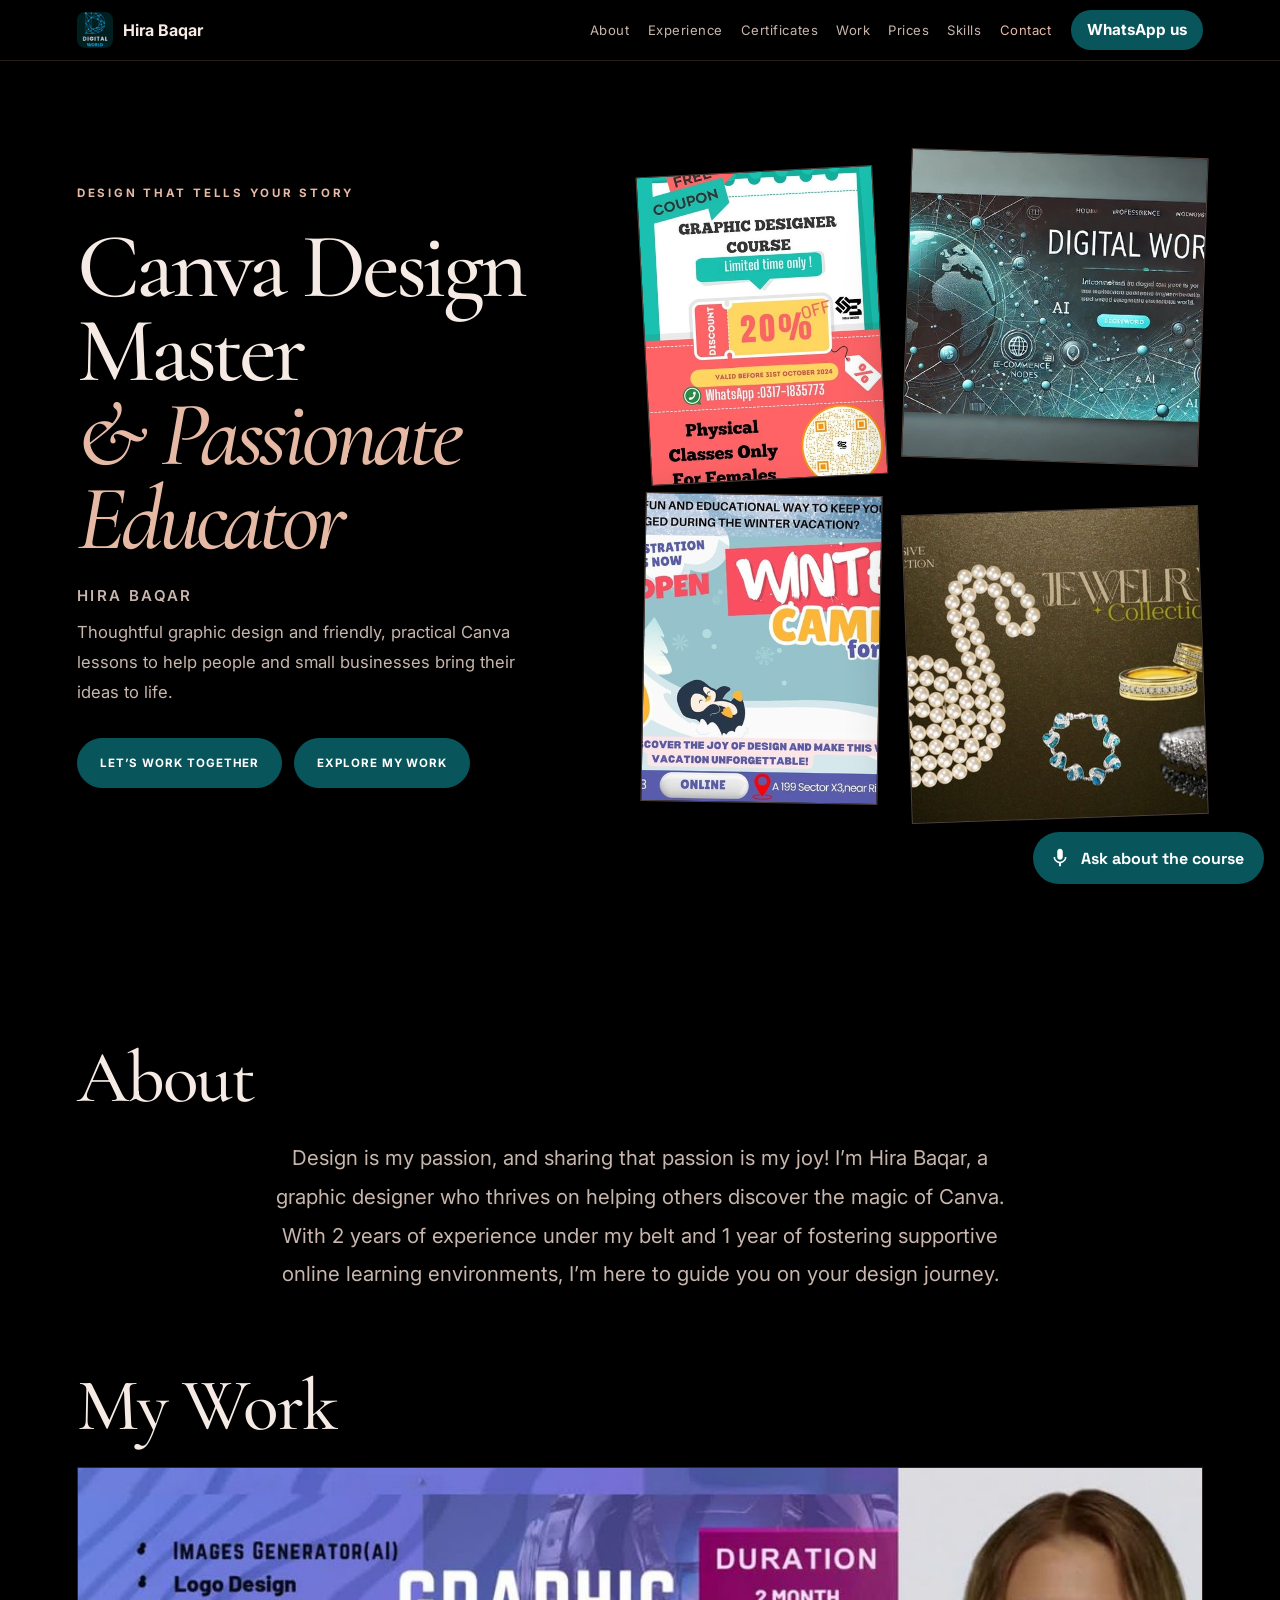
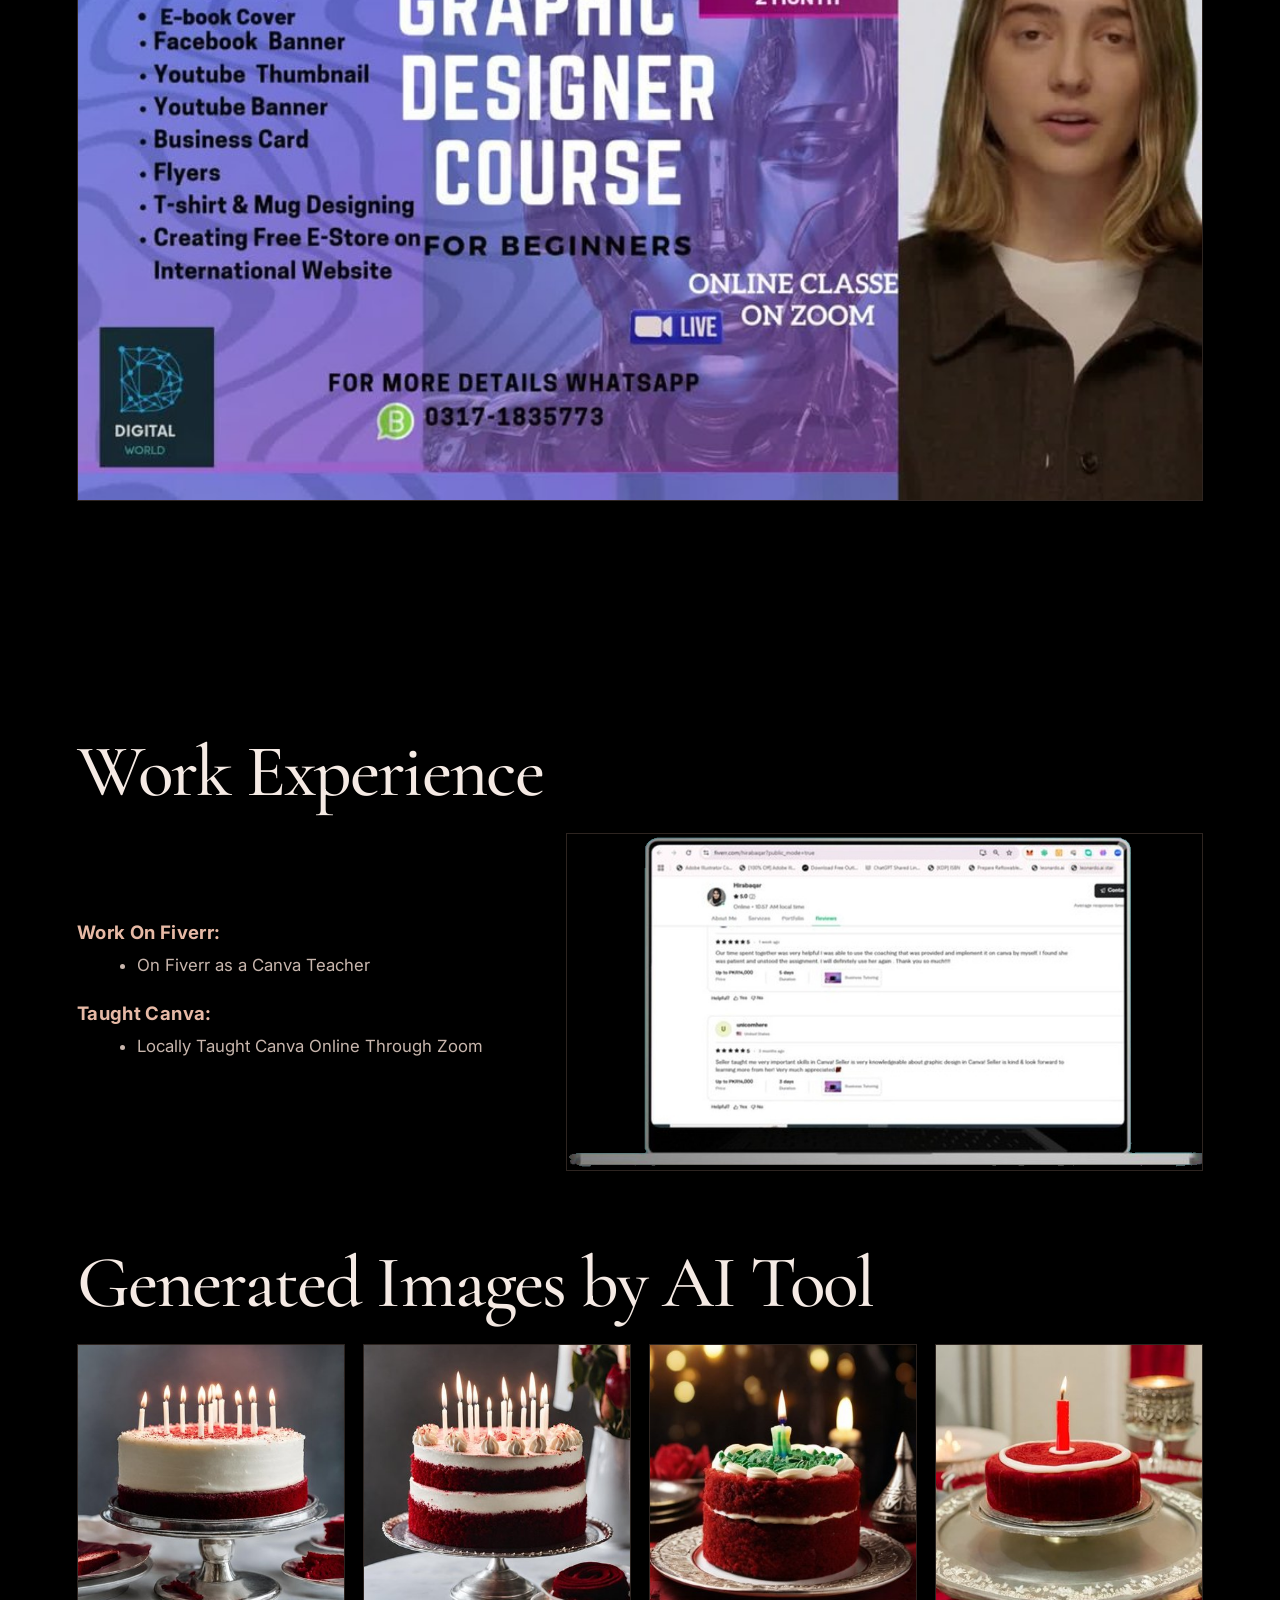
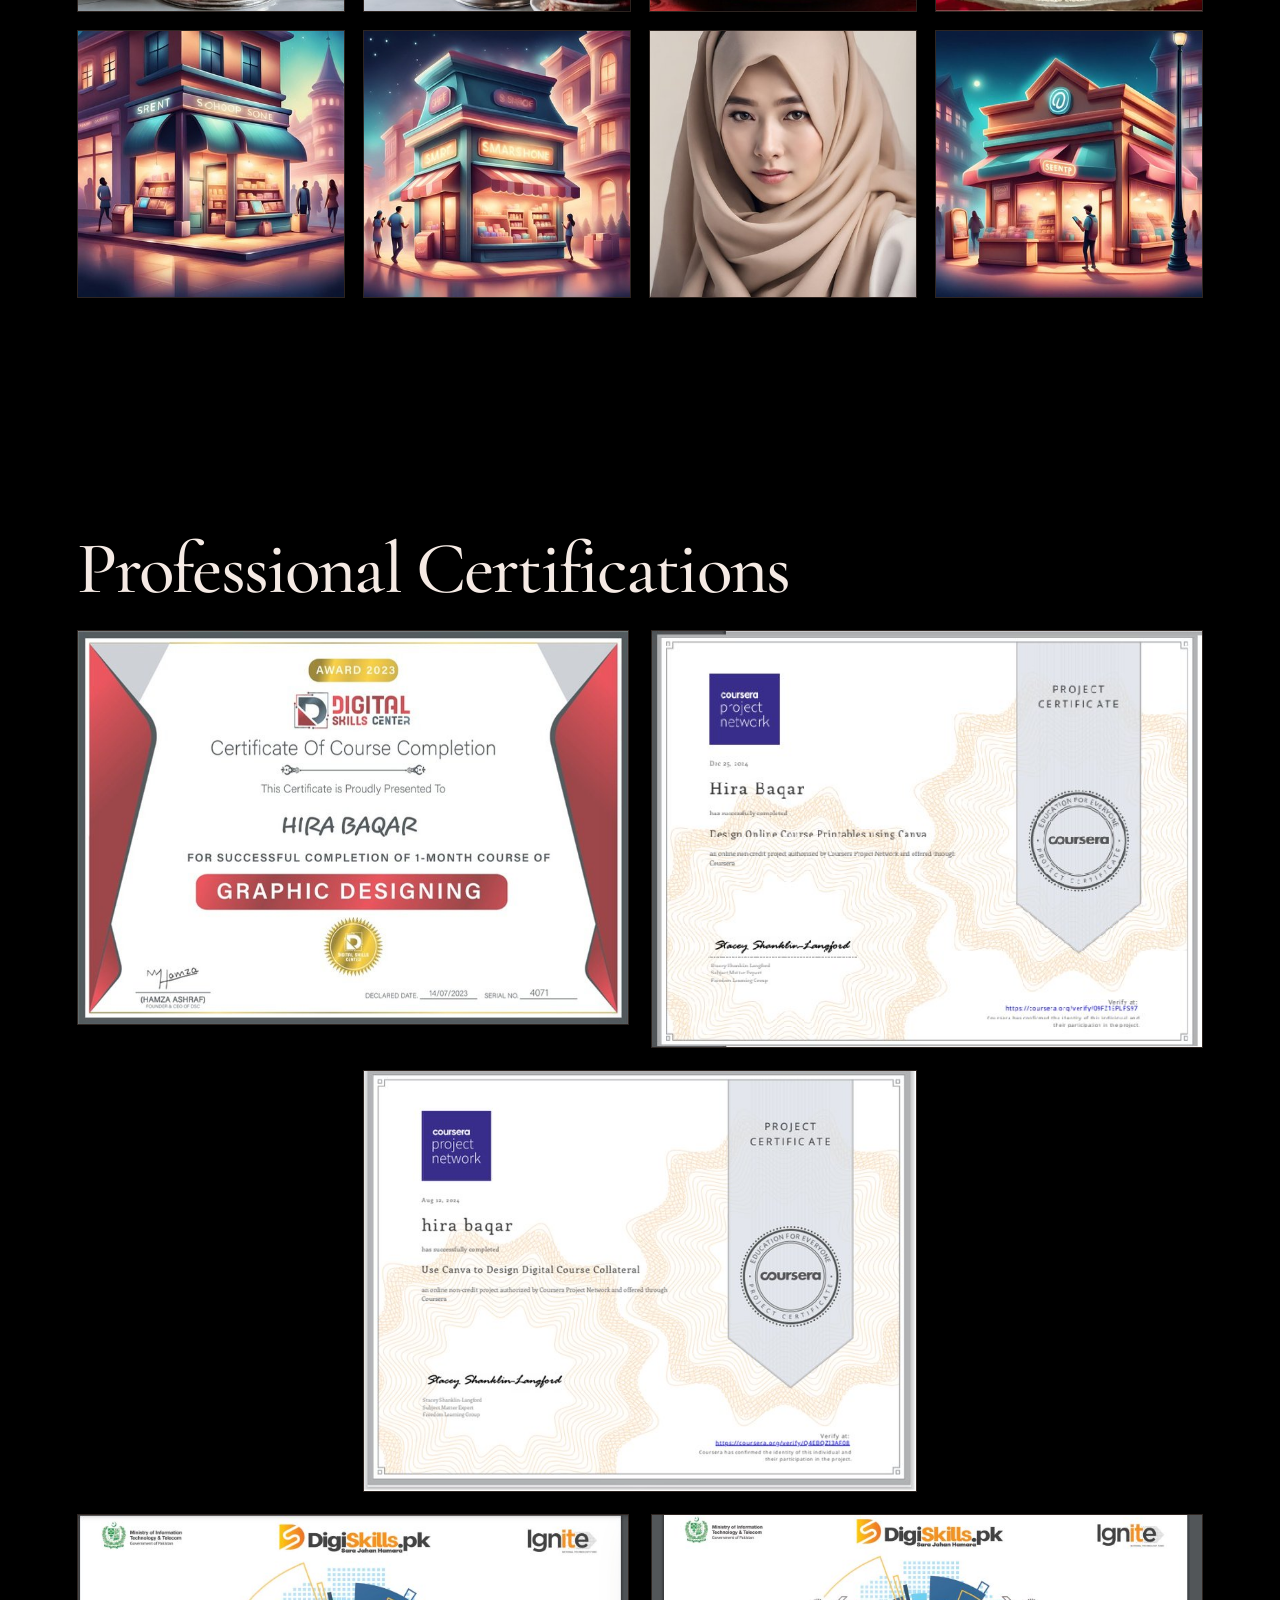
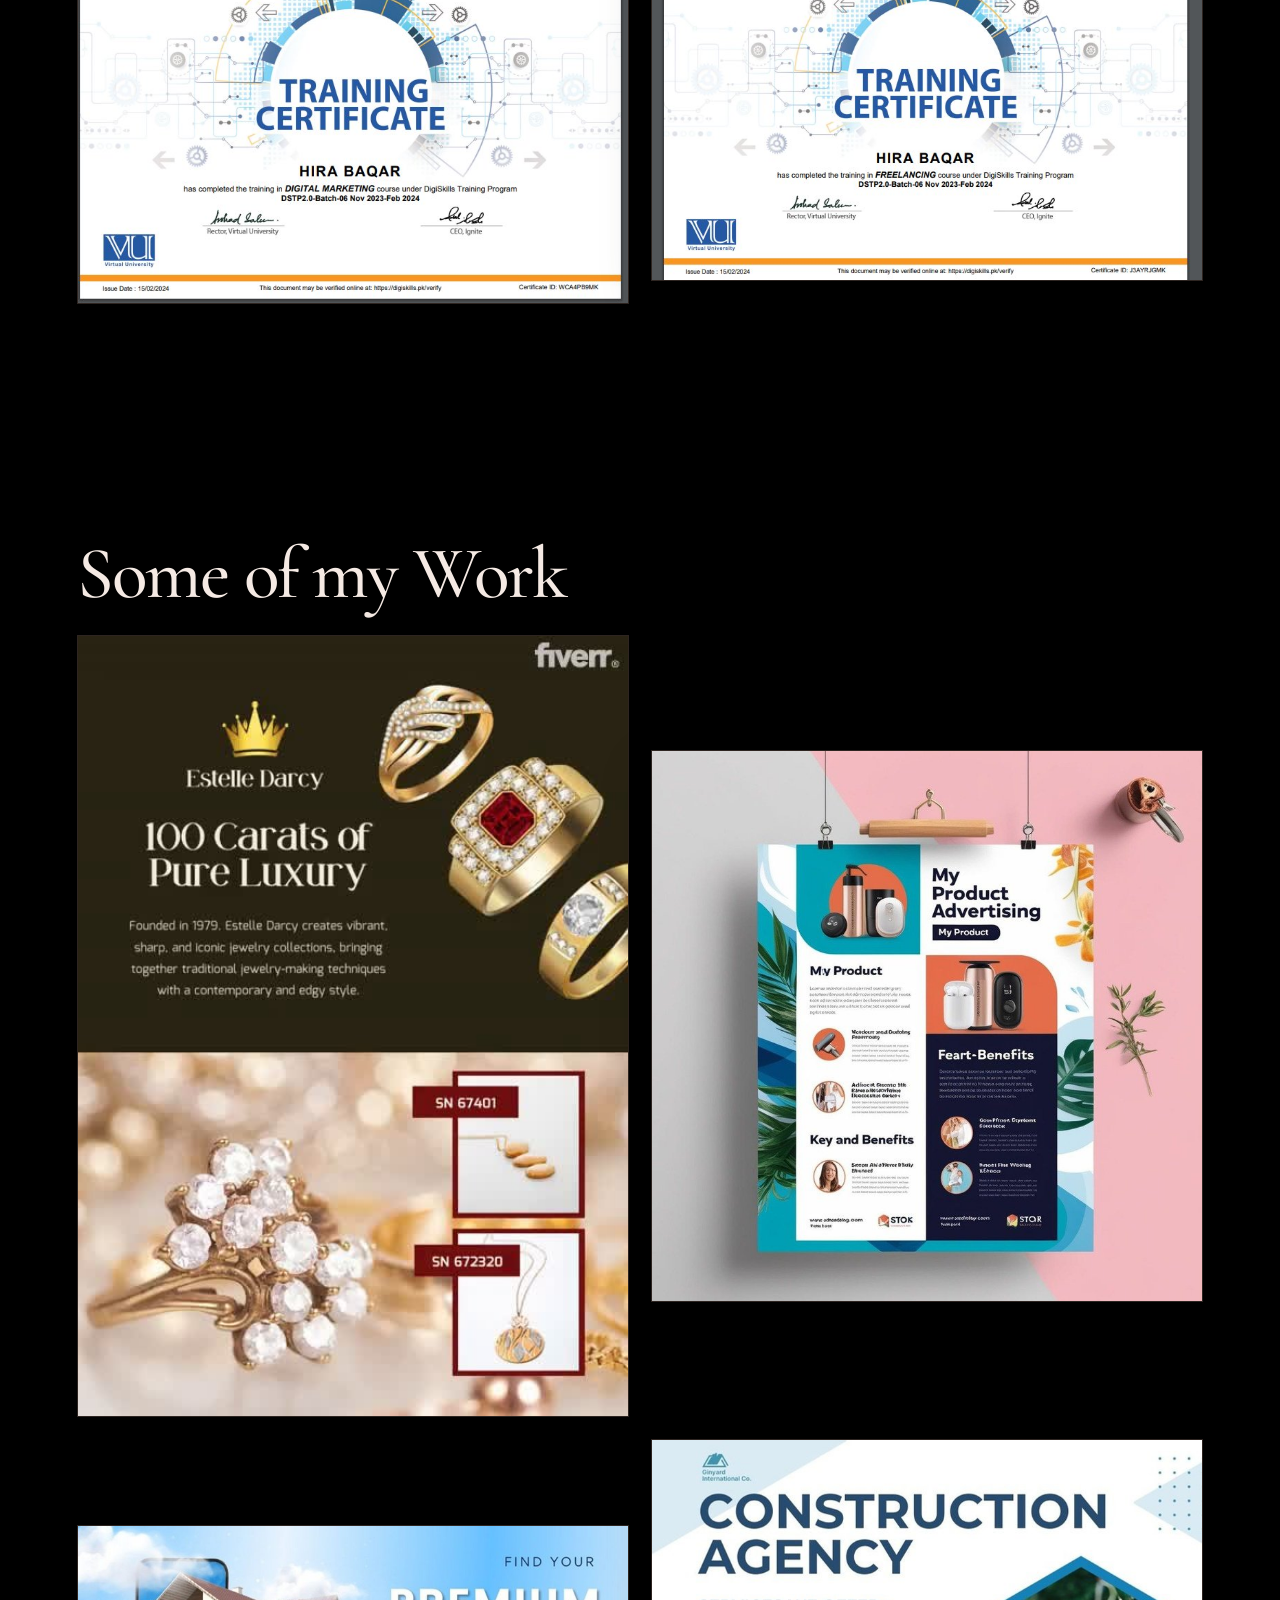
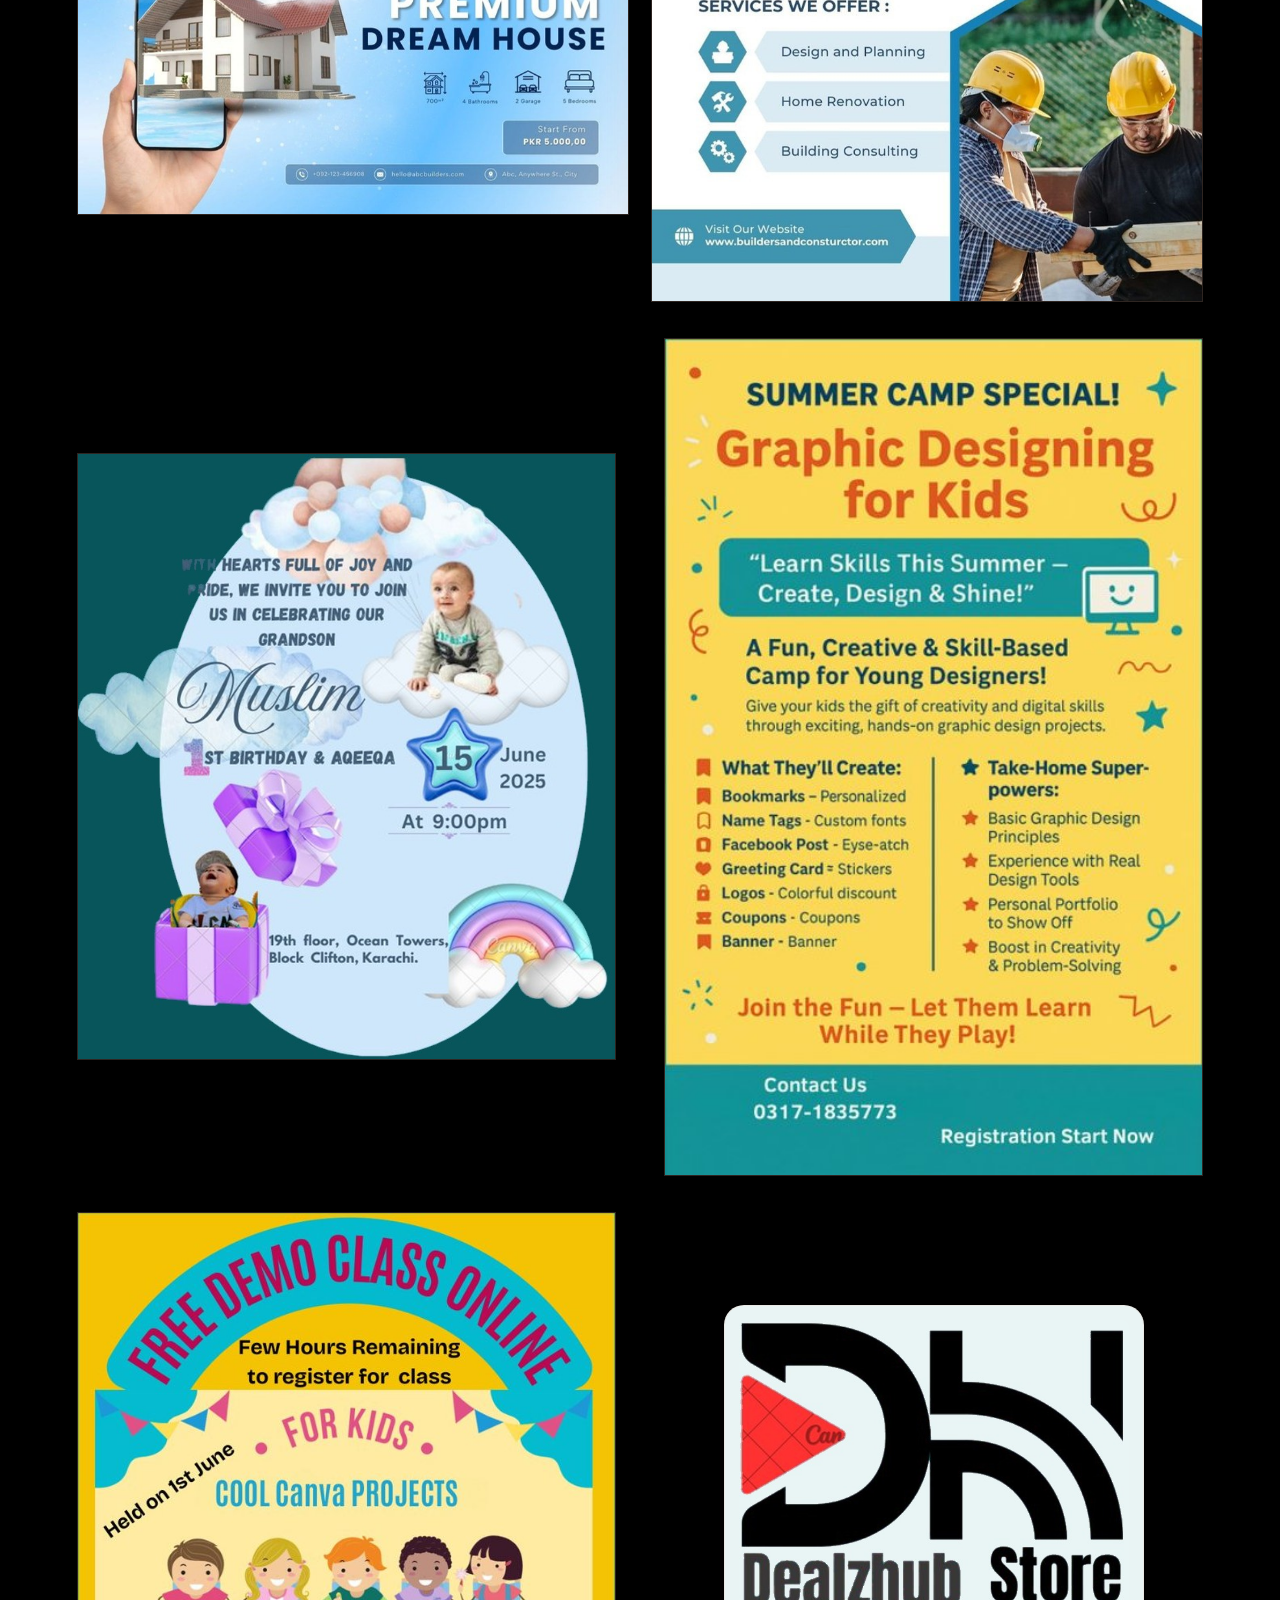
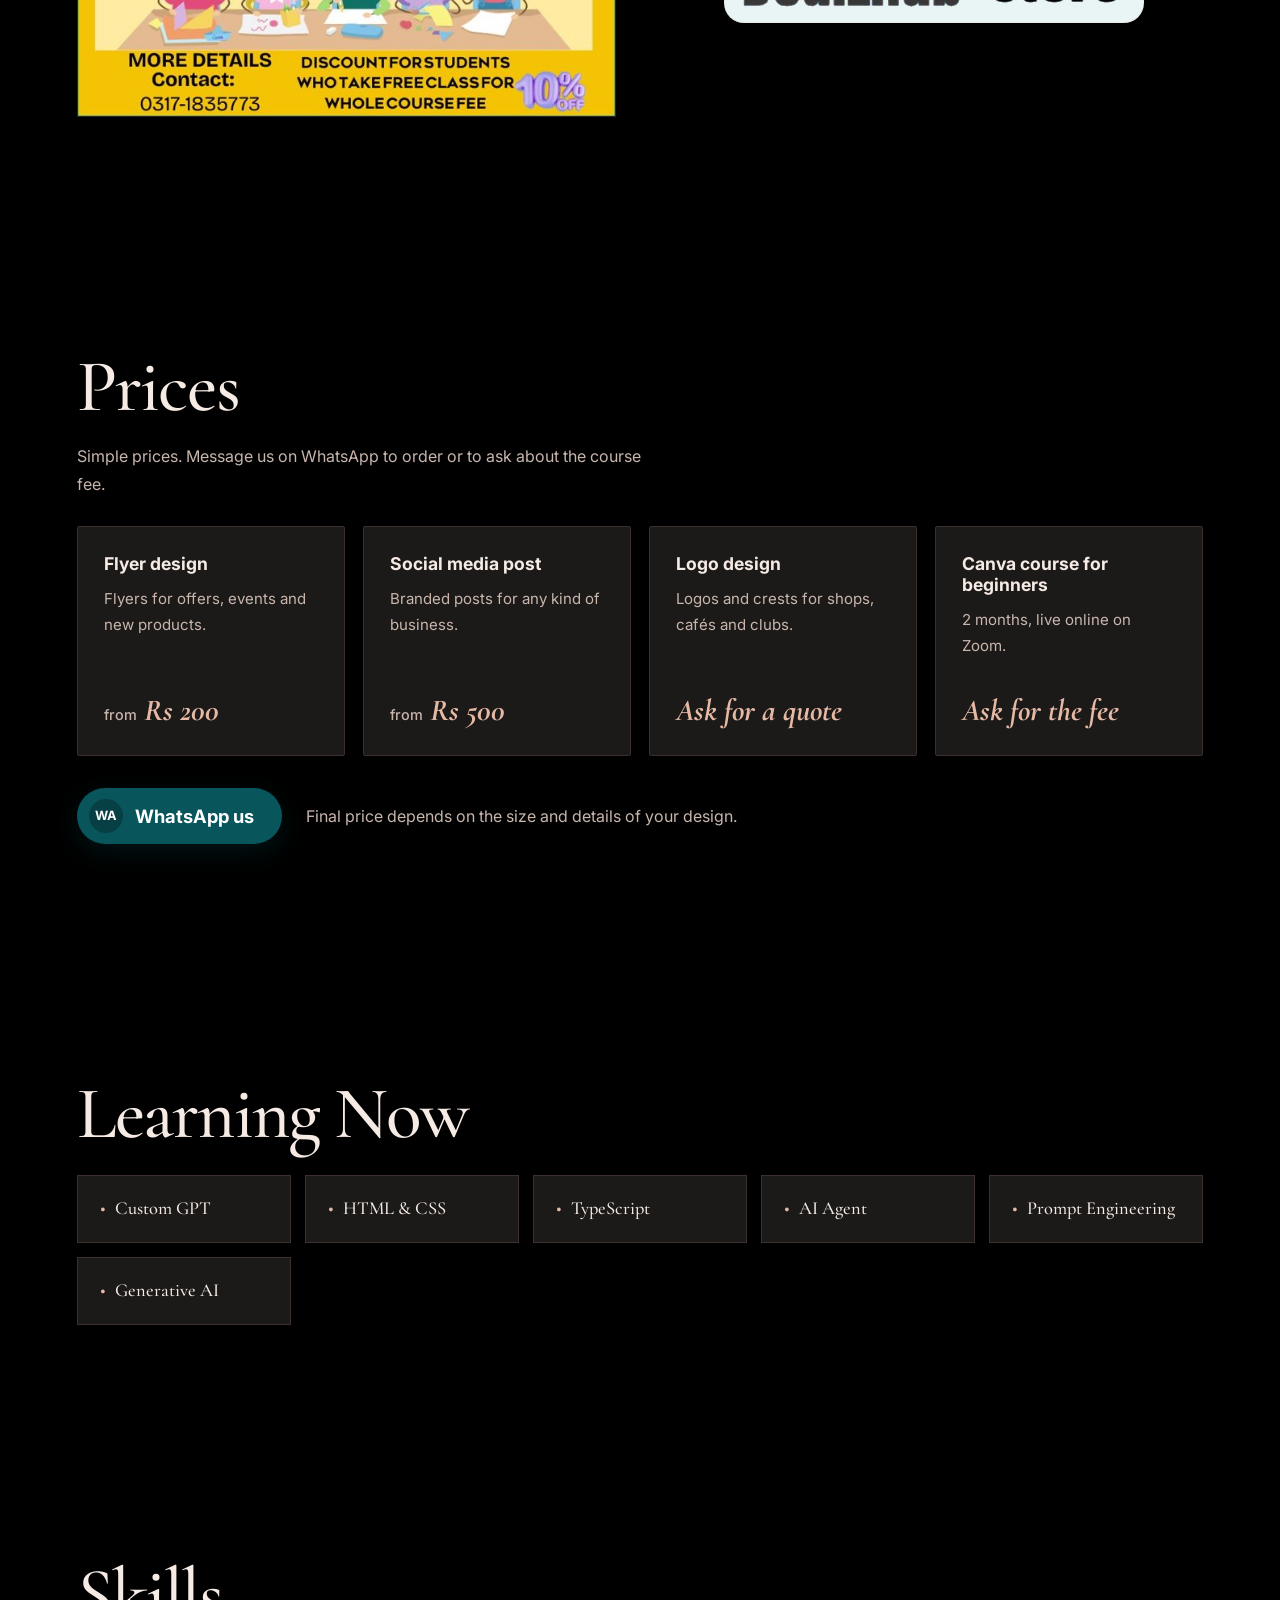
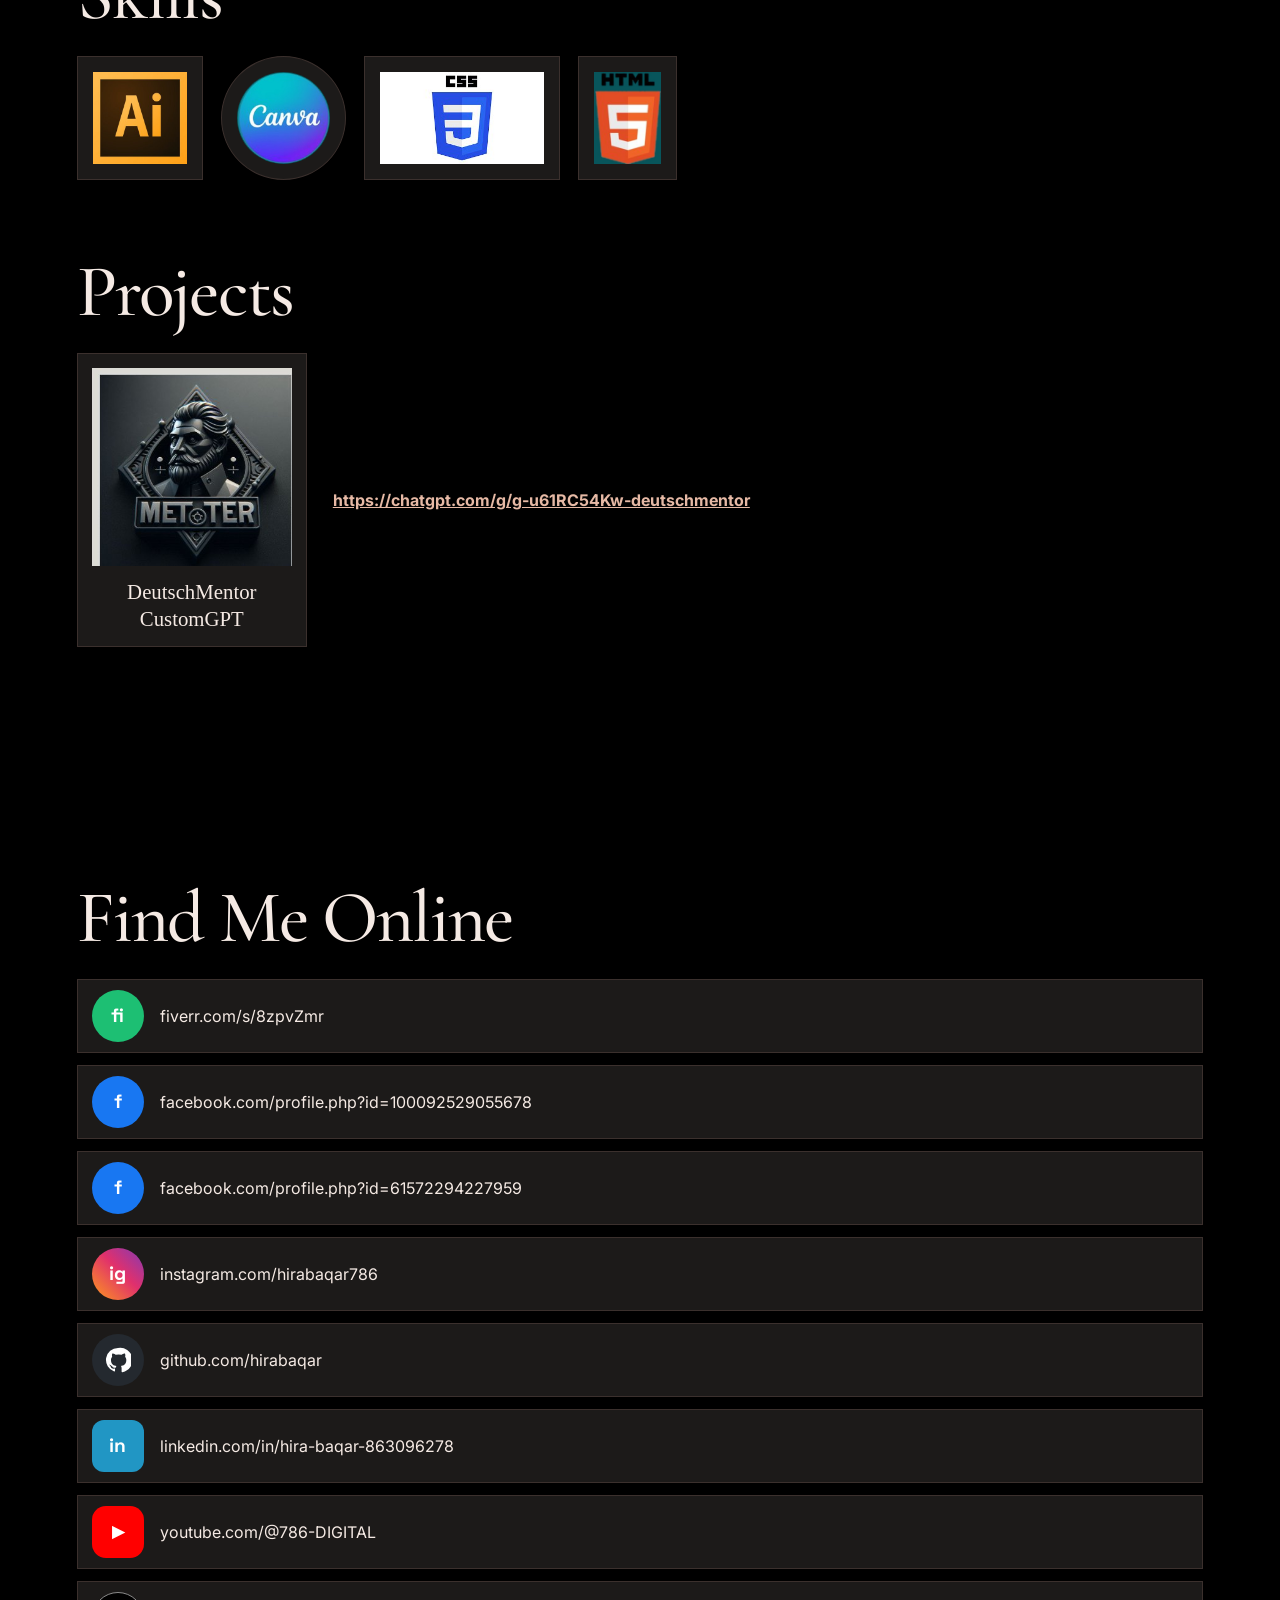
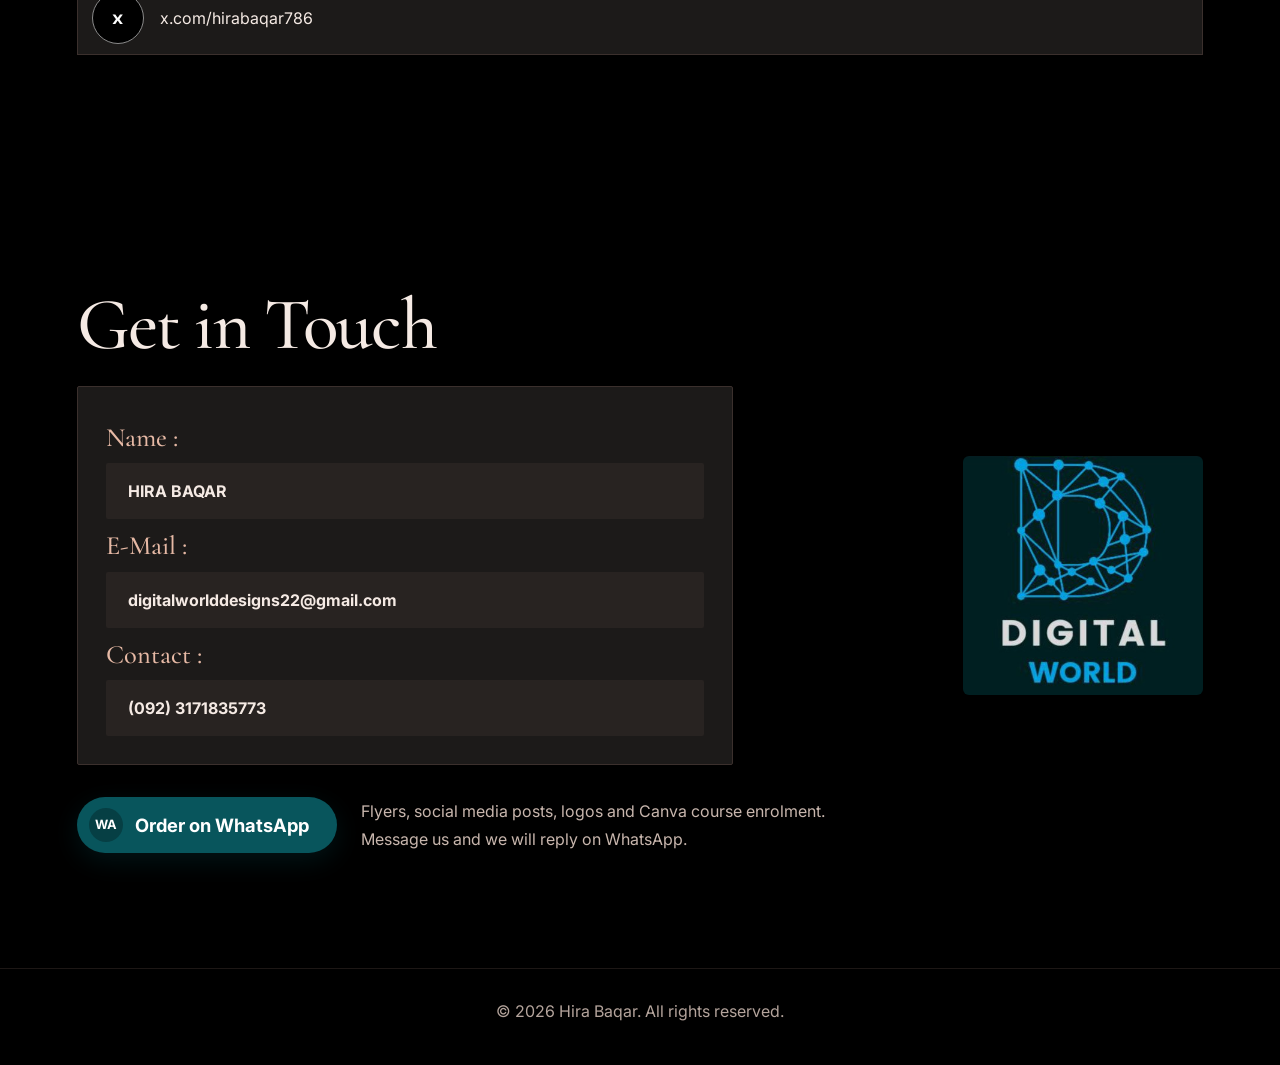
<file: index.html>
<!DOCTYPE html>
<html lang="en">
<head>
<meta charset="utf-8">
<meta name="viewport" content="width=device-width, initial-scale=1, viewport-fit=cover">
<title>Hira Baqar | Canva Design Master &amp; Passionate Educator</title>
<meta name="description" content="Hira Baqar is a graphic designer and Canva educator. See her work, certificates, courses and how to get in touch.">
<meta name="theme-color" content="#000000">
<link rel="icon" type="image/png" href="favicon.png">
<link rel="apple-touch-icon" href="apple-touch-icon.png">
<meta property="og:type" content="website">
<meta property="og:title" content="Hira Baqar | Canva Design Master &amp; Passionate Educator">
<meta property="og:description" content="Graphic design work, Canva courses, certificates and contact details.">
<meta name="twitter:card" content="summary">
<link rel="preconnect" href="https://fonts.googleapis.com">
<link rel="preconnect" href="https://fonts.gstatic.com" crossorigin>
<link href="https://fonts.googleapis.com/css2?family=Cormorant+Garamond:wght@400;500;600;700&family=Inter:wght@400;500;600;700&family=Space+Grotesk:wght@500;700&display=swap" rel="stylesheet">
<link rel="stylesheet" href="style.css?v=9">
<link rel="stylesheet" href="voice-agent.css?v=9">
<script src="script.js" defer></script>
<script src="voice-agent.js?v=7" defer></script>
</head>
<body>
<div class="bg-ai" aria-hidden="true"><span>AI</span><span>&lt;/&gt;</span><span>{ }</span><span>0101</span><span>LLM</span><span>&#10022;</span></div>

<header class="topbar">
  <a class="brand" href="#top"><img src="images/logo.jpg" width="400" height="399" alt="Digital World logo">Hira Baqar</a>
  <button class="nav-toggle" type="button" aria-label="Open menu" aria-expanded="false" aria-controls="menu"><span></span><span></span><span></span></button>
  <a class="top-wa" href="https://wa.me/923171835773?text=Hello%20Hira%2C%20I%20would%20like%20to%20ask%20about%20your%20services." target="_blank" rel="noopener">WhatsApp us</a>
  <nav id="menu" aria-label="Main">
    <a href="#about">About</a><a href="#experience">Experience</a><a href="#certificates">Certificates</a><a href="#work">Work</a><a href="#prices">Prices</a><a href="#skills">Skills</a><a href="#contact">Contact</a>
  </nav>
</header>

<main id="top">

<!-- 1. Cover -->
<section class="cover">
  <div class="cover-copy">
    <p class="eyebrow">DESIGN THAT TELLS YOUR STORY</p>
    <h1>Canva Design Master<br><span>&amp; Passionate Educator</span></h1>
    <p class="name">Hira Baqar</p>
    <p class="hero-description">Thoughtful graphic design and friendly, practical Canva lessons to help people and small businesses bring their ideas to life.</p>
    <div class="cover-actions">
      <a class="button" href="#contact">LET’S WORK TOGETHER</a>
      <a class="button button-outline" href="#work">EXPLORE MY WORK</a>
    </div>
  </div>
  <div class="collage">
    <figure class="c-coupon"><img src="images/coupon.jpg" width="452" height="640" alt="Free coupon for the Graphic Designer Course, 20% off"></figure>
    <figure class="c-banner"><img src="images/digital-world.jpg" width="800" height="457" alt="Digital World website banner"></figure>
    <figure class="c-winter"><img src="images/winter-camp.jpg" width="720" height="509" alt="Winter Camp for kids poster, Basic Graphic Course"></figure>
    <figure class="c-jewel"><img src="images/jewelry-collection.jpg" width="800" height="450" alt="Jewelry collection ad with pearls, rings and bracelets"></figure>
  </div>
</section>

<!-- 2. About + My Work -->
<section id="about">
  <h2>About</h2>
  <p class="about-text">Design is my passion, and sharing that passion is my joy! I’m Hira Baqar, a graphic designer who thrives on helping others discover the magic of Canva. With 2 years of experience under my belt and 1 year of fostering supportive online learning environments, I’m here to guide you on your design journey.</p>
  <h2>My Work</h2>
  <figure class="wide"><img src="images/course-poster.jpg" width="1000" height="562" alt="Graphic Designer Course for Beginners poster: 2 months, online classes on Zoom"></figure>
</section>

<!-- 3. Work experience + AI images -->
<section id="experience">
  <h2>Work Experience</h2>
  <div class="exp">
    <div>
      <h3>Work On Fiverr:</h3>
      <ul><li>On Fiverr as a Canva Teacher</li></ul>
      <h3>Taught Canva:</h3>
      <ul><li>Locally Taught Canva Online Through Zoom</li></ul>
    </div>
    <figure><img src="images/fiverr-laptop.png" width="645" height="342" alt="Fiverr profile on a laptop with 5.0 rating and client reviews"></figure>
  </div>
  <h2>Generated Images by AI&nbsp;Tool</h2>
  <div class="grid4">
    <img src="images/ai-cake-1.jpg" width="400" height="400" alt="AI image: red velvet cake with candles on a silver stand" loading="lazy">
    <img src="images/ai-cake-2.jpg" width="400" height="400" alt="AI image: layered red velvet cake with candles" loading="lazy">
    <img src="images/ai-cake-3.jpg" width="369" height="480" alt="AI image: small red velvet cake with green candle" loading="lazy">
    <img src="images/ai-cake-4.jpg" width="446" height="341" alt="AI image: red velvet cake with a single red candle" loading="lazy">
    <img src="images/ai-shop-1.jpg" width="400" height="400" alt="AI illustration: shop with a teal awning at night" loading="lazy">
    <img src="images/ai-shop-2.jpg" width="400" height="400" alt="AI illustration: colourful corner shop" loading="lazy">
    <img src="images/ai-portrait.jpg" width="400" height="400" alt="AI portrait of a woman in a beige hijab" loading="lazy">
    <img src="images/ai-shop-3.jpg" width="400" height="400" alt="AI illustration: orange shop with street lamp" loading="lazy">
  </div>
</section>

<!-- 4. Certifications -->
<section id="certificates">
  <h2>Professional Certifications</h2>
  <div class="certs">
    <img src="images/cert-graphic-designing.jpg" width="800" height="572" alt="Digital Skills Center certificate: Graphic Designing, 1-month course" loading="lazy">
    <img src="images/cert-coursera-printables.jpg" width="633" height="479" alt="Coursera Project Network certificate: Design Online Course Printables using Canva" loading="lazy">
    <img class="center" src="images/cert-coursera-collateral.jpg" width="720" height="548" alt="Coursera Project Network certificate: Use Canva to Design Digital Course Collateral" loading="lazy">
    <img src="images/cert-digiskills-marketing.jpg" width="760" height="536" alt="DigiSkills.pk training certificate: Digital Marketing" loading="lazy">
    <img src="images/cert-digiskills-freelancing.jpg" width="785" height="521" alt="DigiSkills.pk training certificate: Freelancing" loading="lazy">
  </div>
</section>

<!-- 5. Some of my work -->
<section id="work">
  <h2>Some of my Work</h2>
  <div class="samples">
    <img class="s-jewel" src="images/work-jewelry.jpg" width="508" height="720" alt="Luxury jewelry ad: 100 Carats of Pure Luxury" loading="lazy">
    <img class="s-product" src="images/work-product.jpg" width="800" height="800" alt="Product advertising flyer with key benefits" loading="lazy">
    <img class="s-house" src="images/work-dream-house.jpg" width="800" height="418" alt="Premium Dream House real estate banner" loading="lazy">
    <img class="s-build" src="images/work-construction.jpg" width="800" height="670" alt="Construction agency social media post" loading="lazy">
  </div>

  <div class="pair">
    <img src="images/invitation.jpg" width="580" height="653" alt="Sample design: 1st birthday and Aqeeqa invitation" loading="lazy">
    <img src="images/summer-camp.jpg" width="464" height="722" alt="Summer Camp Special: Graphic Designing for Kids flyer" loading="lazy">
  </div>

  <div class="pair demo">
    <img src="images/demo-class.jpg" width="665" height="623" alt="Free demo class online for kids: cool Canva projects" loading="lazy">
    <img class="logo-sample" src="images/dealzhub-logo.jpg" width="458" height="338" alt="Dealzhub Store logo" loading="lazy">
  </div>
</section>

<!-- Prices -->
<section id="prices">
  <h2>Prices</h2>
  <p class="sub">Simple prices. Message us on WhatsApp to order or to ask about the course fee.</p>
  <ul class="prices">
    <li><h3>Flyer design</h3><p>Flyers for offers, events and new products.</p><strong class="amt"><small>from</small> Rs 200</strong></li>
    <li><h3>Social media post</h3><p>Branded posts for any kind of business.</p><strong class="amt"><small>from</small> Rs 500</strong></li>
    <li><h3>Logo design</h3><p>Logos and crests for shops, cafés and clubs.</p><strong class="amt">Ask for a quote</strong></li>
    <li><h3>Canva course for beginners</h3><p>2 months, live online on Zoom.</p><strong class="amt">Ask for the fee</strong></li>
  </ul>
  <p class="order-row">
    <a class="wa-btn" href="https://wa.me/923171835773?text=Hello%20Hira%2C%20I%20would%20like%20to%20know%20the%20prices." target="_blank" rel="noopener"><span class="wa-icon" aria-hidden="true">WA</span>WhatsApp us</a>
    <span class="note">Final price depends on the size and details of your design.</span>
  </p>
</section>

<!-- 6. Learning now -->
<section id="learning">
  <h2>Learning Now</h2>
  <ul class="learn">
    <li>Custom GPT</li><li>HTML &amp; CSS</li><li>TypeScript</li><li>AI Agent</li><li>Prompt Engineering</li><li>Generative AI</li>
  </ul>
</section>

<!-- 7. Skills + Projects -->
<section id="skills">
  <h2>Skills</h2>
  <div class="icons">
    <img src="images/skill-illustrator.jpg" width="300" height="294" alt="Adobe Illustrator">
    <img class="round" src="images/skill-canva.jpg" width="162" height="160" alt="Canva">
    <img src="images/skill-css.jpg" width="300" height="168" alt="CSS3">
    <img src="images/skill-html.jpg" width="124" height="172" alt="HTML5">
  </div>
  <h2>Projects</h2>
  <div class="project">
    <figure>
      <img src="images/project-deutschmentor.jpg" width="327" height="324" alt="DeutschMentor custom GPT logo" loading="lazy">
      <figcaption>DeutschMentor<br>CustomGPT</figcaption>
    </figure>
    <a class="link" href="https://chatgpt.com/g/g-u61RC54Kw-deutschmentor" target="_blank" rel="noopener">https://chatgpt.com/g/g-u61RC54Kw-deutschmentor</a>
  </div>
</section>

<!-- 8. Find me online -->
<section id="online">
  <h2>Find Me Online</h2>
  <ul class="social">
    <li><a href="https://www.fiverr.com/s/8zpvZmr" target="_blank" rel="noopener"><span class="dot fi">fi</span>fiverr.com/s/8zpvZmr</a></li>
    <li><a href="https://www.facebook.com/profile.php?id=100092529055678" target="_blank" rel="noopener"><span class="dot fb">f</span>facebook.com/profile.php?id=100092529055678</a></li>
    <li><a href="https://www.facebook.com/profile.php?id=61572294227959" target="_blank" rel="noopener"><span class="dot fb">f</span>facebook.com/profile.php?id=61572294227959</a></li>
    <li><a href="https://www.instagram.com/hirabaqar786/" target="_blank" rel="noopener"><span class="dot ig">ig</span>instagram.com/hirabaqar786</a></li>
    <li><a href="https://github.com/hirabaqar?tab=repositories" target="_blank" rel="noopener"><span class="dot gh" aria-hidden="true"><svg viewBox="0 0 24 24" focusable="false"><path fill="currentColor" d="M12 .9a11.1 11.1 0 0 0-3.51 21.63c.56.1.76-.24.76-.54v-2.08c-3.1.67-3.76-1.32-3.76-1.32-.5-1.29-1.24-1.63-1.24-1.63-1.01-.69.08-.68.08-.68 1.12.08 1.7 1.15 1.7 1.15 1 .1.76 2.26 3.87 1.61.1-.72.4-1.22.7-1.5-2.48-.28-5.09-1.24-5.09-5.52 0-1.22.44-2.22 1.15-3-.12-.28-.5-1.43.11-2.98 0 0 .94-.3 3.05 1.15a10.58 10.58 0 0 1 5.55 0c2.11-1.44 3.05-1.15 3.05-1.15.61 1.55.23 2.7.11 2.98.72.78 1.15 1.78 1.15 3 0 4.29-2.61 5.24-5.1 5.51.4.35.75 1.03.75 2.08v3.08c0 .3.2.65.77.54A11.1 11.1 0 0 0 12 .9Z"/></svg></span>github.com/hirabaqar</a></li>
    <li><a href="https://www.linkedin.com/in/hira-baqar-863096278/" target="_blank" rel="noopener"><span class="dot in">in</span>linkedin.com/in/hira-baqar-863096278</a></li>
    <li><a href="https://www.youtube.com/@786-DIGITAL" target="_blank" rel="noopener"><span class="dot yt">&#9654;</span>youtube.com/@786-DIGITAL</a></li>
    <li><a href="https://x.com/hirabaqar786" target="_blank" rel="noopener"><span class="dot x" aria-hidden="true">X</span>x.com/hirabaqar786</a></li>
  </ul>
</section>

<!-- 9. Get in touch -->
<section id="contact">
  <h2>Get in Touch</h2>
  <div class="contact-wrap">
    <dl class="card">
      <dt>Name :</dt><dd>HIRA BAQAR</dd>
      <dt>E-Mail :</dt><dd><a href="mailto:digitalworlddesigns22@gmail.com">digitalworlddesigns22@gmail.com</a></dd>
      <dt>Contact :</dt><dd><a href="https://wa.me/923171835773" target="_blank" rel="noopener">(092) 3171835773</a></dd>
    </dl>
    <img class="logo" src="images/logo.jpg" width="400" height="399" alt="Digital World logo">
  </div>
  <p class="order-row">
    <a class="wa-btn" href="https://wa.me/923171835773?text=Hello%20Hira%2C%20I%20would%20like%20to%20order%20a%20design." target="_blank" rel="noopener"><span class="wa-icon" aria-hidden="true">WA</span>Order on WhatsApp</a>
    <span class="note">Flyers, social media posts, logos and Canva course enrolment. Message us and we will reply on WhatsApp.</span>
  </p>
</section>

</main>
<footer>© <span id="year">2026</span> Hira Baqar. All rights reserved.</footer>
<div class="lightbox" hidden role="dialog" aria-modal="true" aria-label="Image preview">
  <button class="lb-close" type="button" aria-label="Close preview">&times;</button>
  <img alt="">
</div>
</body>
</html>
</file>
<file: style.css>
/* Colours taken from the portfolio pages */
:root{
  --bg:#08555c;        /* webpage background */
  --yellow:#e2dc11;    /* headings */
  --card:#063f44;      /* cards and panels (a little darker than the page) */
  --ink:#a8e6e8;      /* light teal sub headings */
  --white:#fff;
  --field:#ececec;
  --pad:clamp(20px,5vw,56px);
}
*{box-sizing:border-box;margin:0}
html{scroll-behavior:smooth;scroll-padding-top:72px}
body{background:var(--bg);color:var(--white);font:500 1.1rem/1.6 "Space Grotesk",system-ui,sans-serif;overflow-x:hidden;
  padding-bottom:env(safe-area-inset-bottom,0px)}
h1,h2{font-family:"Playfair Display",Georgia,serif;font-style:italic;font-weight:900;color:var(--yellow);line-height:1.1}
h3{font:700 1.5rem "Space Grotesk",sans-serif;color:var(--ink)}
a{color:inherit}
:focus-visible{outline:3px solid var(--yellow);outline-offset:3px}

/* Every picture and picture frame uses the same colour as the webpage */
img,figure,.collage,.samples,.pair,.grid4,.certs,.icons{background-color:var(--bg)}
img{display:block;max-width:100%;height:auto}

/* top bar */
.topbar{position:sticky;top:0;z-index:20;display:flex;align-items:center;gap:20px;flex-wrap:wrap;
  padding:10px var(--pad);padding-top:calc(10px + env(safe-area-inset-top,0px));background:var(--bg);border-bottom:1px solid rgba(255,255,255,.25)}
.brand{display:flex;align-items:center;gap:10px;text-decoration:none;font-weight:700}
.brand img{width:36px;height:36px;border-radius:8px}
.topbar nav{margin-left:auto;display:flex;gap:18px;flex-wrap:wrap}
.topbar nav a{text-decoration:none;font-size:.95rem}
.topbar nav a:hover{color:var(--yellow)}

section{max-width:1080px;margin:0 auto;padding:56px var(--pad)}
section h2{font-size:clamp(2.2rem,6vw,3.6rem);margin-bottom:20px}
section h2:not(:first-child){margin-top:56px}

/* cover */
.cover{text-align:center;padding-top:40px}
.cover h1{font-size:clamp(2rem,6.5vw,4rem)}
.name{font:700 clamp(2rem,6vw,3.4rem)/1.2 "Space Grotesk",sans-serif;margin:22px 0 10px}
.collage{display:grid;grid-template-columns:1fr 1.25fr;gap:28px 36px;align-items:center;margin-top:24px;text-align:left}
.collage img{width:100%}
.c-coupon{transform:rotate(-8deg)}
.c-banner{transform:rotate(4deg)}
.c-winter{transform:rotate(-1deg)}
.c-jewel{transform:rotate(1deg)}
.collage figure{transition:transform .3s ease}
.collage figure:hover{transform:rotate(0) scale(1.03)}

/* about */
.about-text{max-width:760px;margin:0 auto;text-align:center;font-weight:700;font-size:clamp(1.1rem,2.6vw,1.45rem)}
.wide img{width:100%}

/* experience */
.exp{display:grid;grid-template-columns:.8fr 1.2fr;gap:32px;align-items:center}
.exp ul{margin:8px 0 22px 1.2em;font-size:1.3rem}
.grid4{display:grid;grid-template-columns:repeat(4,1fr);gap:16px}
.grid4 img{width:100%;aspect-ratio:1;object-fit:cover}

/* certificates */
.certs{display:grid;grid-template-columns:1fr 1fr;gap:20px}
.certs img{width:100%}
.certs .center{grid-column:1/-1;justify-self:center;width:calc(50% - 10px)}

/* samples */
.samples{display:grid;grid-template-columns:1fr 1fr;gap:20px;align-items:center}
.samples img{width:100%}
.s-house{grid-column:1/2}
.pair{display:grid;grid-template-columns:1fr 1fr;gap:28px;align-items:center;margin-top:36px}
.pair img{width:100%}
.demo .logo-sample{max-width:420px;justify-self:center}

/* learning now */
.learn{list-style:none;padding:0;font:500 clamp(1.6rem,4.5vw,2.6rem)/1.5 "Playfair Display",Georgia,serif;font-style:normal}
.learn li::before{content:"•";margin-right:.5em}

/* skills + projects */
.icons{display:flex;flex-wrap:wrap;gap:28px;align-items:flex-end}
.icons img{height:120px;width:auto}
.icons .round{border-radius:50%}
.project{display:flex;flex-wrap:wrap;gap:32px;align-items:center}
.project figure{width:230px;text-align:center}
.project figcaption{font:500 1.3rem/1.3 "Playfair Display",Georgia,serif;margin-top:12px}
.link{overflow-wrap:anywhere;font-weight:700}

/* find me online */
.social{list-style:none;padding:0;display:grid;gap:18px}
.social a{display:flex;align-items:center;gap:16px;text-decoration:none;font-size:clamp(1rem,2.6vw,1.5rem);overflow-wrap:anywhere}
.social a:hover{color:var(--yellow)}
.dot{flex:none;display:grid;place-items:center;width:52px;height:52px;border-radius:50%;font:700 1.2rem "Space Grotesk",sans-serif;color:#fff;text-transform:lowercase}
.dot svg{width:26px;height:26px}
.fi{background:#1dbf73}.fb{background:#1877f2}.social .dot.in{background:#2196c4;border-radius:12px}.yt{background:#f00;border-radius:14px;font-size:1rem}
.social .dot.gh{background:#24292f}
.social .dot.x{background:#000;border:1px solid #8a8a8a}
.ig{background:linear-gradient(45deg,#fd9a1c,#e1306c 55%,#833ab4)}

/* get in touch */
.contact-wrap{display:grid;grid-template-columns:1.2fr .8fr;gap:32px;align-items:end}
.card{background:var(--card);border-radius:28px;padding:24px 28px 28px}
.card dt{font:500 clamp(1.6rem,4vw,2.4rem)/1.2 "Playfair Display",Georgia,serif;font-style:normal;color:var(--yellow);margin-top:10px}
.card dd{background:var(--field);color:#000;font-weight:700;font-size:1.15rem;border-radius:20px;padding:14px 22px;margin-top:8px;overflow-wrap:anywhere}
.card dd a{text-decoration:none}
.logo{width:min(240px,100%);justify-self:end;border-radius:6px}

footer{text-align:center;padding:28px var(--pad) 40px;opacity:.9}

/* tablet and phone */
@media (max-width:820px){
  .topbar nav{display:none}
  .collage,.exp,.pair,.contact-wrap{grid-template-columns:1fr}
  .collage{gap:32px}
  .c-coupon{max-width:340px;margin:0 auto}
  .grid4{grid-template-columns:1fr 1fr}
  .logo{justify-self:start;width:180px}
  section{padding-top:44px;padding-bottom:44px}
}
@media (max-width:560px){
  .certs,.samples{grid-template-columns:1fr}
  .certs .center{width:100%}
  .icons img{height:90px}
  .dot{width:44px;height:44px}
}
@media (prefers-reduced-motion:reduce){
  html{scroll-behavior:auto}
  .collage figure{transition:none}
}

/* ---------- menu button (phones) ---------- */
.nav-toggle{display:none;margin-left:auto;width:44px;height:44px;padding:0;background:none;border:1px solid rgba(255,255,255,.55);border-radius:10px;cursor:pointer;flex-direction:column;justify-content:center;align-items:center;gap:5px}
.nav-toggle span{display:block;width:20px;height:2px;background:#fff}
.topbar nav a.active{color:var(--yellow)}
@media (max-width:820px){
  .nav-toggle{display:inline-flex}
  .topbar nav{display:none;width:100%;flex-direction:column;gap:2px;margin:0}
  .topbar nav.open{display:flex}
  .topbar nav a{padding:10px 0;font-size:1.05rem}
}

/* ---------- scroll reveal (only when JavaScript is on) ---------- */
.js .reveal{opacity:0;transform:translateY(24px);transition:opacity .6s ease,transform .6s ease}
.js .reveal.in{opacity:1;transform:none}
@media (prefers-reduced-motion:reduce){.js .reveal{opacity:1;transform:none;transition:none}}

/* ---------- image preview (lightbox) ---------- */
main img[role="button"]{cursor:zoom-in}
.lightbox{position:fixed;inset:0;z-index:50;display:grid;place-items:center;padding:20px;background:rgba(0,40,44,.94)}
.lightbox[hidden]{display:none}
.lightbox img{width:auto;height:auto;max-width:min(94vw,1100px);max-height:88vh;border-radius:10px;background:var(--bg)}
.lb-close{position:absolute;top:calc(12px + env(safe-area-inset-top,0px));right:14px;width:46px;height:46px;border:0;border-radius:50%;background:#08555C;color:#fff;font-size:1.8rem;line-height:1;cursor:pointer}

/* ---------- Order on WhatsApp button ---------- */
.order-row{display:flex;flex-wrap:wrap;align-items:center;gap:16px 24px;margin-top:32px}
.wa-btn{display:inline-flex;align-items:center;gap:12px;min-height:56px;padding:0 28px 0 12px;border-radius:999px;background:#25d366;color:#04301a;font-weight:700;font-size:1.15rem;text-decoration:none;box-shadow:0 8px 24px rgba(0,0,0,.25);transition:transform .2s ease,box-shadow .2s ease}
.wa-btn:hover{transform:translateY(-2px);box-shadow:0 12px 28px rgba(0,0,0,.3)}
.wa-btn:focus-visible{outline-color:#fff}
.wa-icon{display:grid;place-items:center;width:34px;height:34px;border-radius:50%;background:#04301a;color:#25d366;font-size:.8rem;font-weight:700}
.order-row .note{max-width:32em}
@media (max-width:560px){.wa-btn{width:100%;justify-content:center}}
@media (prefers-reduced-motion:reduce){.wa-btn{transition:none}.wa-btn:hover{transform:none}}

/* ---------- Page background: dominant teal + AI texture ---------- */
html{background:var(--bg)}
body{background:transparent}
body::before{content:"";position:fixed;inset:0;z-index:-1;pointer-events:none;
  background:
    radial-gradient(60% 50% at 12% 8%,rgba(255,255,255,.12),transparent 70%),
    radial-gradient(55% 45% at 92% 90%,rgba(226,220,17,.09),transparent 70%),
    url("data:image/svg+xml,%3Csvg xmlns='http://www.w3.org/2000/svg' width='420' height='420' viewBox='0 0 420 420' fill='none' stroke='white' stroke-opacity='.13' stroke-width='1.2'%3E%3Cpath d='M30 60L120 30L210 90L300 40L390 110M120 30L100 140L210 90M100 140L40 230M210 90L260 200L390 110M260 200L330 300L390 250M40 230L150 300L260 200M150 300L120 390M330 300L300 400M40 230L30 60'/%3E%3Cg fill='white' fill-opacity='.2' stroke='none'%3E%3Ccircle cx='30' cy='60' r='4'/%3E%3Ccircle cx='120' cy='30' r='5'/%3E%3Ccircle cx='210' cy='90' r='4'/%3E%3Ccircle cx='300' cy='40' r='3'/%3E%3Ccircle cx='390' cy='110' r='4'/%3E%3Ccircle cx='100' cy='140' r='5'/%3E%3Ccircle cx='40' cy='230' r='4'/%3E%3Ccircle cx='260' cy='200' r='5'/%3E%3Ccircle cx='330' cy='300' r='4'/%3E%3Ccircle cx='390' cy='250' r='3'/%3E%3Ccircle cx='150' cy='300' r='5'/%3E%3Ccircle cx='120' cy='390' r='3'/%3E%3Ccircle cx='300' cy='400' r='3'/%3E%3C/g%3E%3Crect x='296' y='336' width='46' height='34' rx='7'/%3E%3Cpath d='M306 336v-8M319 336v-8M332 336v-8M306 370v8M319 370v8M332 370v8'/%3E%3Ctext x='308' y='359' font-family='monospace' font-size='15' font-weight='700' fill='white' fill-opacity='.22' stroke='none'%3EAI%3C/text%3E%3C/svg%3E") 0 0/420px 420px,
    url("data:image/svg+xml,%3Csvg xmlns='http://www.w3.org/2000/svg' width='640' height='640' viewBox='0 0 640 640' fill='none' stroke='white' stroke-opacity='.09' stroke-width='1.2'%3E%3Cpath d='M40 80H180V160H300M180 160V260H90M300 160V60H420M420 60V140H560M560 140V240M90 260V380H220M220 380V470H400M400 470H520V560M300 380H460V300H600M60 560H160V620'/%3E%3Cg fill='white' fill-opacity='.14' stroke='none'%3E%3Ccircle cx='40' cy='80' r='4'/%3E%3Ccircle cx='300' cy='160' r='4'/%3E%3Ccircle cx='90' cy='260' r='4'/%3E%3Ccircle cx='560' cy='240' r='4'/%3E%3Ccircle cx='220' cy='380' r='4'/%3E%3Ccircle cx='520' cy='560' r='4'/%3E%3Ccircle cx='600' cy='300' r='4'/%3E%3Ccircle cx='160' cy='620' r='4'/%3E%3C/g%3E%3Ctext x='330' y='430' font-family='monospace' font-size='13' fill='white' fill-opacity='.14' stroke='none'%3E0110 1001 0011%3C/text%3E%3Ctext x='60' y='520' font-family='monospace' font-size='13' fill='white' fill-opacity='.14' stroke='none'%3E01 10 11 00 10%3C/text%3E%3C/svg%3E") 140px 90px/640px 640px}
.bg-ai{position:fixed;inset:0;z-index:-1;overflow:hidden;pointer-events:none}
.bg-ai span{position:absolute;font:700 clamp(2rem,6vw,4.6rem) "Space Grotesk",monospace;color:rgba(255,255,255,.07);animation:bgfloat 16s ease-in-out infinite}
.bg-ai span:nth-child(1){top:12%;left:6%}
.bg-ai span:nth-child(2){top:20%;right:7%;animation-delay:-4s}
.bg-ai span:nth-child(3){top:52%;left:3%;animation-delay:-8s}
.bg-ai span:nth-child(4){top:62%;right:5%;animation-delay:-2s}
.bg-ai span:nth-child(5){bottom:8%;left:12%;animation-delay:-10s}
.bg-ai span:nth-child(6){bottom:16%;right:18%;animation-delay:-6s}
@keyframes bgfloat{0%,100%{transform:translateY(0) rotate(-3deg)}50%{transform:translateY(-26px) rotate(3deg)}}
@media (prefers-reduced-motion:reduce){.bg-ai span{animation:none}}

/* ---------- Header WhatsApp button ---------- */
.brand{order:1}
.topbar nav{order:2}
.top-wa{order:3;display:inline-flex;align-items:center;min-height:40px;padding:0 16px;border-radius:999px;background:#25d366;color:#04301a;font-weight:700;font-size:.95rem;text-decoration:none;white-space:nowrap}
.top-wa:hover{filter:brightness(1.06)}
@media (max-width:820px){.top-wa{order:2;margin-left:auto}.nav-toggle{order:3;margin-left:0}.topbar nav{order:4}}

/* ---------- Prices ---------- */
.sub{max-width:36em;margin:-6px 0 28px}
.prices{list-style:none;padding:0;display:grid;grid-template-columns:repeat(auto-fit,minmax(220px,1fr));gap:18px}
.prices li{display:flex;flex-direction:column;gap:8px;padding:22px;background:var(--card);border:1px solid rgba(255,255,255,.22);border-radius:22px}
.prices h3{color:#fff;font-size:1.2rem}
.prices p{flex:1;font-size:1rem}
.amt{font:italic 900 1.7rem "Playfair Display",Georgia,serif;color:var(--yellow)}
.amt small{font:500 .9rem "Space Grotesk",sans-serif;font-style:normal;color:#fff}

.demo .logo-sample{background-color:#e9f4f4;padding:14px;border-radius:20px}

/* ---------- Noir-inspired portfolio theme ---------- */
:root{
  --bg:#000;
  --yellow:#e6b9a5;
  --card:#1c1a19;
  --ink:#c8b6ad;
  --white:#f5eae4;
  --field:#f5eae4;
  --pad:clamp(22px,6vw,80px);
}
html{background:var(--bg);scroll-padding-top:88px}
body{
  background:transparent;
  color:var(--white);
  font:400 1rem/1.75 "Inter",Arial,sans-serif;
}
body::before{
  display:none;
}
.bg-ai{display:none}
h1,h2{
  color:var(--white);
  font-family:"Cormorant Garamond",Georgia,serif;
  font-style:normal;
  font-weight:500;
  letter-spacing:-.025em;
}
h3{color:var(--yellow);font-family:"Inter",Arial,sans-serif}
section{max-width:1280px;padding-top:clamp(72px,9vw,120px);padding-bottom:clamp(72px,9vw,120px)}
section h2{font-size:clamp(2.7rem,6vw,4.6rem);margin-bottom:20px}
section h2:not(:first-child){margin-top:72px}

.topbar{
  gap:20px;
  padding-right:var(--pad);
  padding-left:var(--pad);
  background:rgba(0,0,0,.94);
  border-bottom:1px solid rgba(230,185,165,.16);
  backdrop-filter:blur(16px);
}
.topbar nav a{color:var(--ink);font-size:.82rem;letter-spacing:.04em}
.topbar nav a:hover,.topbar nav a.active{color:var(--yellow)}
.top-wa{
  background:#08555C;
  color:#fff;
  transition:background .25s ease,transform .25s ease;
}
.top-wa:hover{filter:none;background:#063f44;transform:translateY(-2px)}
.nav-toggle{border-color:rgba(230,185,165,.5)}
.nav-toggle span{background:var(--white)}

.cover{
  position:relative;
  isolation:isolate;
  display:grid;
  grid-template-columns:minmax(0,.92fr) minmax(0,1.08fr);
  align-items:center;
  gap:clamp(40px,7vw,100px);
  max-width:1440px;
  min-height:min(760px,calc(100svh - 64px));
  padding-top:clamp(60px,8vw,112px);
  padding-bottom:clamp(72px,9vw,120px);
  text-align:left;
  overflow:hidden;
}
.cover::before{
  content:"";
  position:absolute;
  z-index:-1;
  width:min(54vw,720px);
  aspect-ratio:1;
  right:4%;
  top:4%;
  border:1px solid rgba(230,185,165,.12);
  border-radius:50%;
  box-shadow:0 0 0 42px rgba(230,185,165,.018),0 0 0 84px rgba(230,185,165,.014);
  pointer-events:none;
  display:none;
}
.cover-copy{position:relative;z-index:1}
.eyebrow{
  margin-bottom:22px;
  color:var(--yellow);
  font-size:.72rem;
  font-weight:700;
  letter-spacing:.24em;
}
.cover h1{
  max-width:720px;
  color:var(--white);
  font-size:clamp(3.2rem,7.2vw,6.8rem);
  line-height:.91;
  letter-spacing:-.045em;
}
.cover h1 span{color:var(--yellow);font-style:italic}
.cover .name{
  margin:24px 0 12px;
  color:var(--ink);
  font:600 .94rem/1.4 "Inter",Arial,sans-serif;
  letter-spacing:.16em;
  text-transform:uppercase;
}
.hero-description{max-width:440px;color:var(--ink);font-size:1.04rem;line-height:1.8}
.cover-actions{display:flex;flex-wrap:wrap;gap:12px;margin-top:30px}
.button{
  display:inline-flex;
  min-height:50px;
  align-items:center;
  justify-content:center;
  padding:0 22px;
  border:1px solid #08555C;
  border-radius:999px;
  background:#08555C;
  color:#fff;
  font-size:.72rem;
  font-weight:700;
  letter-spacing:.08em;
  text-decoration:none;
  transition:transform .25s ease,background .25s ease,box-shadow .25s ease;
}
.button:hover{transform:translateY(-3px);background:#063f44;box-shadow:0 12px 30px rgba(8,85,92,.24)}
.button-outline{background:#08555C;color:#fff}
.button-outline:hover{background:#063f44;color:#fff}
.cover .collage{
  position:relative;
  z-index:1;
  gap:clamp(12px,2vw,26px);
  margin:0;
  background:transparent;
}
.cover .collage figure{
  overflow:hidden;
  border:1px solid rgba(230,185,165,.25);
  background:var(--card);
  box-shadow:0 24px 60px rgba(0,0,0,.32);
  transition:transform .45s cubic-bezier(.2,.7,.2,1),border-color .3s ease,box-shadow .3s ease;
}
.cover .collage img{height:clamp(190px,24vw,310px);object-fit:cover}
.cover .c-coupon{transform:rotate(-3deg) translateY(8px)}
.cover .c-banner{transform:rotate(2deg) translateY(-10px)}
.cover .c-winter{transform:rotate(1deg) translateY(-4px)}
.cover .c-jewel{transform:rotate(-2deg) translateY(12px)}
.cover .collage figure:hover{
  z-index:2;
  transform:rotate(0) translateY(-6px) scale(1.025);
  border-color:var(--yellow);
  box-shadow:0 28px 65px rgba(230,185,165,.12);
}

.about-text{color:var(--ink);font-size:clamp(1.05rem,2vw,1.28rem);font-weight:400;line-height:1.9}
.wide img,.exp figure img,.grid4 img,.certs img,.samples img,.pair img,.project figure img{
  border:1px solid rgba(230,185,165,.2);
  box-shadow:0 18px 48px rgba(0,0,0,.22);
  transition:transform .35s ease,border-color .3s ease,box-shadow .3s ease;
}
.wide img:hover,.exp figure img:hover,.grid4 img:hover,.certs img:hover,.samples img:hover,.pair img:hover,.project figure img:hover{
  transform:translateY(-5px);
  border-color:rgba(230,185,165,.62);
  box-shadow:0 24px 54px rgba(0,0,0,.34);
}
.exp{gap:clamp(28px,5vw,68px)}
.exp h3{font-size:1.16rem;letter-spacing:.02em}
.exp ul{color:var(--ink);font-size:1.05rem}
.grid4{gap:18px}
.grid4 img{aspect-ratio:1;object-fit:cover}
.certs{gap:22px}
.samples{gap:22px}
.pair{gap:clamp(20px,4vw,48px)}

.sub{color:var(--ink)}
.prices li{
  gap:12px;
  min-height:230px;
  padding:26px;
  border:1px solid #3b302d;
  border-radius:2px;
  background:var(--card);
  transition:transform .3s ease,border-color .3s ease,box-shadow .3s ease;
}
.prices li:hover{
  transform:translateY(-7px);
  border-color:var(--yellow);
  box-shadow:0 16px 45px rgba(230,185,165,.08);
}
.prices h3{color:var(--white);font-size:1.1rem}
.prices p{color:var(--ink);font-size:.94rem}
.amt{color:var(--yellow);font-family:"Cormorant Garamond",Georgia,serif;font-size:1.9rem}
.amt small{color:var(--ink);font-family:"Inter",Arial,sans-serif}
.wa-btn{background:#08555C;color:#fff;box-shadow:0 8px 26px rgba(8,85,92,.24)}
.wa-btn:hover{background:#063f44;box-shadow:0 12px 30px rgba(8,85,92,.32)}
.wa-icon{background:#063f44;color:#fff}
.order-row .note{color:var(--ink)}

.learn{
  display:grid;
  grid-template-columns:repeat(auto-fit,minmax(190px,1fr));
  gap:14px;
  font:500 1.15rem/1.4 "Cormorant Garamond",Georgia,serif;
}
.learn li{
  padding:20px 22px;
  border:1px solid #3b302d;
  background:var(--card);
  color:var(--white);
  transition:transform .3s ease,border-color .3s ease;
}
.learn li::before{color:var(--yellow)}
.learn li:hover{transform:translateY(-5px);border-color:var(--yellow)}
.icons{gap:18px}
.icons img{
  box-sizing:content-box;
  height:92px;
  padding:15px;
  border:1px solid #3b302d;
  background:var(--card);
}
.project{gap:26px}
.project figure{
  padding:14px;
  border:1px solid #3b302d;
  background:var(--card);
}
.project figure img{border:0;box-shadow:none}
.project figcaption{color:var(--white)}
.link{color:var(--yellow)}
.social{gap:12px}
.social li{
  border:1px solid #3b302d;
  background:var(--card);
  transition:transform .25s ease,border-color .25s ease;
}
.social li:hover{transform:translateX(5px);border-color:var(--yellow)}
.social a{padding:10px 14px;color:var(--white);font-size:1rem}
.contact-wrap{align-items:center}
.card{border:1px solid #3b302d;border-radius:2px;background:var(--card)}
.card dt{color:var(--yellow);font:500 1.65rem/1.3 "Cormorant Garamond",Georgia,serif}
.card dd{border-radius:2px;background:#282321;color:var(--white);font-size:1rem}
.card dd a:hover{color:var(--yellow)}
.logo{box-shadow:0 20px 55px rgba(0,0,0,.3)}
footer{border-top:1px solid rgba(230,185,165,.14);color:var(--ink)}

.js .reveal{transform:translateY(30px);transition:opacity .7s ease,transform .7s cubic-bezier(.2,.7,.2,1)}
.js .reveal.in{transform:translateY(0)}
@media (max-width:1000px){
  .cover{gap:36px}
  .cover h1{font-size:clamp(3rem,7vw,5.2rem)}
  .cover .collage img{height:clamp(170px,25vw,250px)}
  .topbar nav{gap:12px}
  .topbar nav a{font-size:.76rem}
}
@media (max-width:820px){
  .topbar{gap:12px}
  .topbar nav{background:rgba(0,0,0,.98)}
  .cover{grid-template-columns:1fr;min-height:0;gap:34px;text-align:left}
  .cover-copy{max-width:680px}
  .cover h1{font-size:clamp(3.2rem,10vw,5.5rem)}
  .cover .collage{max-width:700px}
  .cover .collage img{height:clamp(190px,38vw,290px)}
  .cover::before{width:80vw;right:-20%;top:20%}
  .icons img{height:76px}
}
@media (max-width:560px){
  section{padding-top:68px;padding-bottom:68px}
  section h2{font-size:clamp(2.7rem,12vw,3.8rem)}
  section h2:not(:first-child){margin-top:54px}
  .cover{padding-top:54px}
  .cover h1{font-size:clamp(3rem,13vw,4.4rem)}
  .cover .collage{gap:12px}
  .cover .collage img{height:clamp(150px,48vw,220px)}
  .cover-actions{gap:10px}
  .button{padding:0 16px;font-size:.66rem}
  .grid4{gap:12px}
  .prices li{min-height:200px}
  .icons img{height:66px;padding:10px}
  .project{gap:18px}
}
@media (prefers-reduced-motion:reduce){
  .cover .collage figure,.prices li,.learn li,.social li,.js .reveal,
  .wide img,.exp figure img,.grid4 img,.certs img,.samples img,.pair img,.project figure img{
    transition:none;
  }
  .cover .collage figure:hover,.prices li:hover,.learn li:hover,.social li:hover,
  .wide img:hover,.exp figure img:hover,.grid4 img:hover,.certs img:hover,.samples img:hover,.pair img:hover,.project figure img:hover{
    transform:none;
  }
}
</file>
<file: voice-agent.css>
/* Course assistant (voice + text chat)
   Change the chatbot colours here, in one place: */
.va-panel,.va-fab{--va-panel:#1c1a19;--va-header:#101010;--va-bot:rgba(255,255,255,.1);--va-user:#e6b9a5;--va-user-text:#171312;--va-accent:#08555C;--va-button-text:#fff;--va-field:#ececec;--va-text:#f5eae4;--va-mic-on:#e53935}
.va-fab{position:fixed;right:max(16px,env(safe-area-inset-right,0px));bottom:calc(16px + env(safe-area-inset-bottom,0px));z-index:30;display:inline-flex;align-items:center;gap:10px;min-height:52px;padding:0 20px 0 16px;border:0;border-radius:999px;background:var(--va-accent);color:var(--va-button-text);font:700 1rem "Space Grotesk",system-ui,sans-serif;cursor:pointer;box-shadow:0 10px 30px rgba(0,0,0,.3);transition:transform .2s ease}
.va-fab:hover{transform:translateY(-2px)}
.va-fab[hidden],.va-panel[hidden]{display:none}
.va-panel{position:fixed;right:max(16px,env(safe-area-inset-right,0px));bottom:calc(16px + env(safe-area-inset-bottom,0px));z-index:40;width:min(400px,calc(100vw - 24px));height:min(640px,calc(100vh - 32px));height:min(640px,calc(100dvh - 32px));max-width:none;margin:0;padding:0;display:flex;flex-direction:column;background:var(--va-panel);color:var(--va-text);border:1px solid rgba(255,255,255,.28);border-radius:22px;box-shadow:0 20px 60px rgba(0,0,0,.45);overflow:hidden;font-family:"Space Grotesk",system-ui,sans-serif}
.va-head{display:flex;justify-content:space-between;align-items:flex-start;gap:10px;padding:14px 16px;background:var(--va-header);border-bottom:1px solid rgba(255,255,255,.2)}
.va-head strong{display:block;color:var(--va-accent);font-size:1.05rem}
.va-head small{display:block;font-size:.78rem;opacity:.9;line-height:1.3}
.va-tools{display:flex;gap:8px;align-items:center;flex:none;flex-wrap:wrap;justify-content:flex-end}
.va-speak,.va-lang{border:1px solid #08555C;background:#08555C;color:#fff;border-radius:999px;padding:6px 10px;font:600 .75rem "Space Grotesk",sans-serif;cursor:pointer}
.va-close{width:36px;height:36px;border:0;border-radius:50%;background:#08555C;color:#fff;font-size:1.5rem;line-height:1;cursor:pointer}
.va-log{flex:1 1 auto;min-height:0;overflow-y:auto;-webkit-overflow-scrolling:touch;padding:14px;display:flex;flex-direction:column;gap:10px}
.va-msg{color:#fff;max-width:88%;padding:10px 14px;border-radius:16px;font-size:.98rem;line-height:1.45;overflow-wrap:anywhere}
.va-bot{align-self:flex-start;background:var(--va-bot);border-bottom-left-radius:4px}
.va-user{align-self:flex-end;background:var(--va-user);color:var(--va-user-text);border-bottom-right-radius:4px}
.va-wa{align-self:flex-start;display:inline-flex;align-items:center;min-height:46px;padding:0 20px;border-radius:999px;background:#08555C;color:#fff;font-weight:700;text-decoration:none}
.va-chips{display:flex;flex:none;flex-wrap:nowrap;gap:8px;padding:0 14px 8px;overflow-x:auto;scrollbar-width:thin}
.va-chips:empty{display:none}
.va-chip{flex:none;white-space:nowrap;border:1px solid var(--va-accent);background:#08555C;color:#fff;border-radius:999px;padding:7px 12px;font:600 .86rem "Space Grotesk",sans-serif;cursor:pointer}
.va-chip:hover{background:#063f44}
.va-status{min-height:1.3em;margin:0;padding:0 16px;font-size:.85rem;color:var(--va-accent)}
.va-form{display:flex;gap:8px;padding:10px 12px;border-top:1px solid rgba(255,255,255,.2)}
.va-input{flex:1;min-width:0;min-height:46px;border:0;border-radius:999px;padding:0 16px;font:inherit;font-size:1rem;color:#000;background:var(--va-field)}
.va-mic{flex:none;width:46px;height:46px;display:grid;place-items:center;border:0;border-radius:50%;background:var(--va-accent);color:var(--va-button-text);cursor:pointer}
.va-mic.on{background:var(--va-mic-on);color:#fff;animation:va-pulse 1.2s ease-in-out infinite}
.va-send{flex:none;min-height:46px;padding:0 16px;border:0;border-radius:999px;background:var(--va-accent);color:var(--va-button-text);font:700 .95rem "Space Grotesk",sans-serif;cursor:pointer}
.va-note{margin:0;padding:0 14px 12px;font-size:.74rem;opacity:.85;line-height:1.35}
@keyframes va-pulse{50%{box-shadow:0 0 0 8px rgba(229,57,53,.25)}}
@media (max-width:560px){.va-panel{right:0;left:0;bottom:0;width:100%;height:min(88vh,660px);height:min(88dvh,660px);border-radius:22px 22px 0 0}.va-fab span{display:none}.va-fab{padding:0 16px}}
@media (prefers-reduced-motion:reduce){.va-fab,.va-mic.on{transition:none;animation:none}}

.va-links{align-self:flex-start;display:flex;flex-wrap:wrap;gap:8px}
.va-links a{display:inline-flex;align-items:center;min-height:40px;padding:0 16px;border-radius:999px;background:#fff;color:#171312;font-weight:700;font-size:.92rem;text-decoration:none}
.va-links a[data-n="fiverr"]{background:#1dbf73;color:#04301a}
.va-links a[data-n="github"]{background:#24292f;color:#fff}
.va-links a[data-n="facebook"]{background:#1877f2;color:#fff}
.va-links a[data-n="linkedin"]{background:#2196c4;color:#fff}
.va-links a[data-n="youtube"]{background:#f00;color:#fff}
.va-links a[data-n="instagram"]{background:linear-gradient(45deg,#fd9a1c,#e1306c 55%,#833ab4);color:#fff}
.va-links a[data-n="x"]{background:#000;color:#fff;border:1px solid #777}
.va-links a[data-n="whatsapp"]{background:#08555C;color:#fff}

/* Urdu script replies */
.va-msg[dir="rtl"],.va-status[dir="rtl"],.va-note[dir="rtl"]{text-align:right;font-family:"Noto Naskh Arabic","Segoe UI",Tahoma,Arial,sans-serif;line-height:1.9}
</file>
